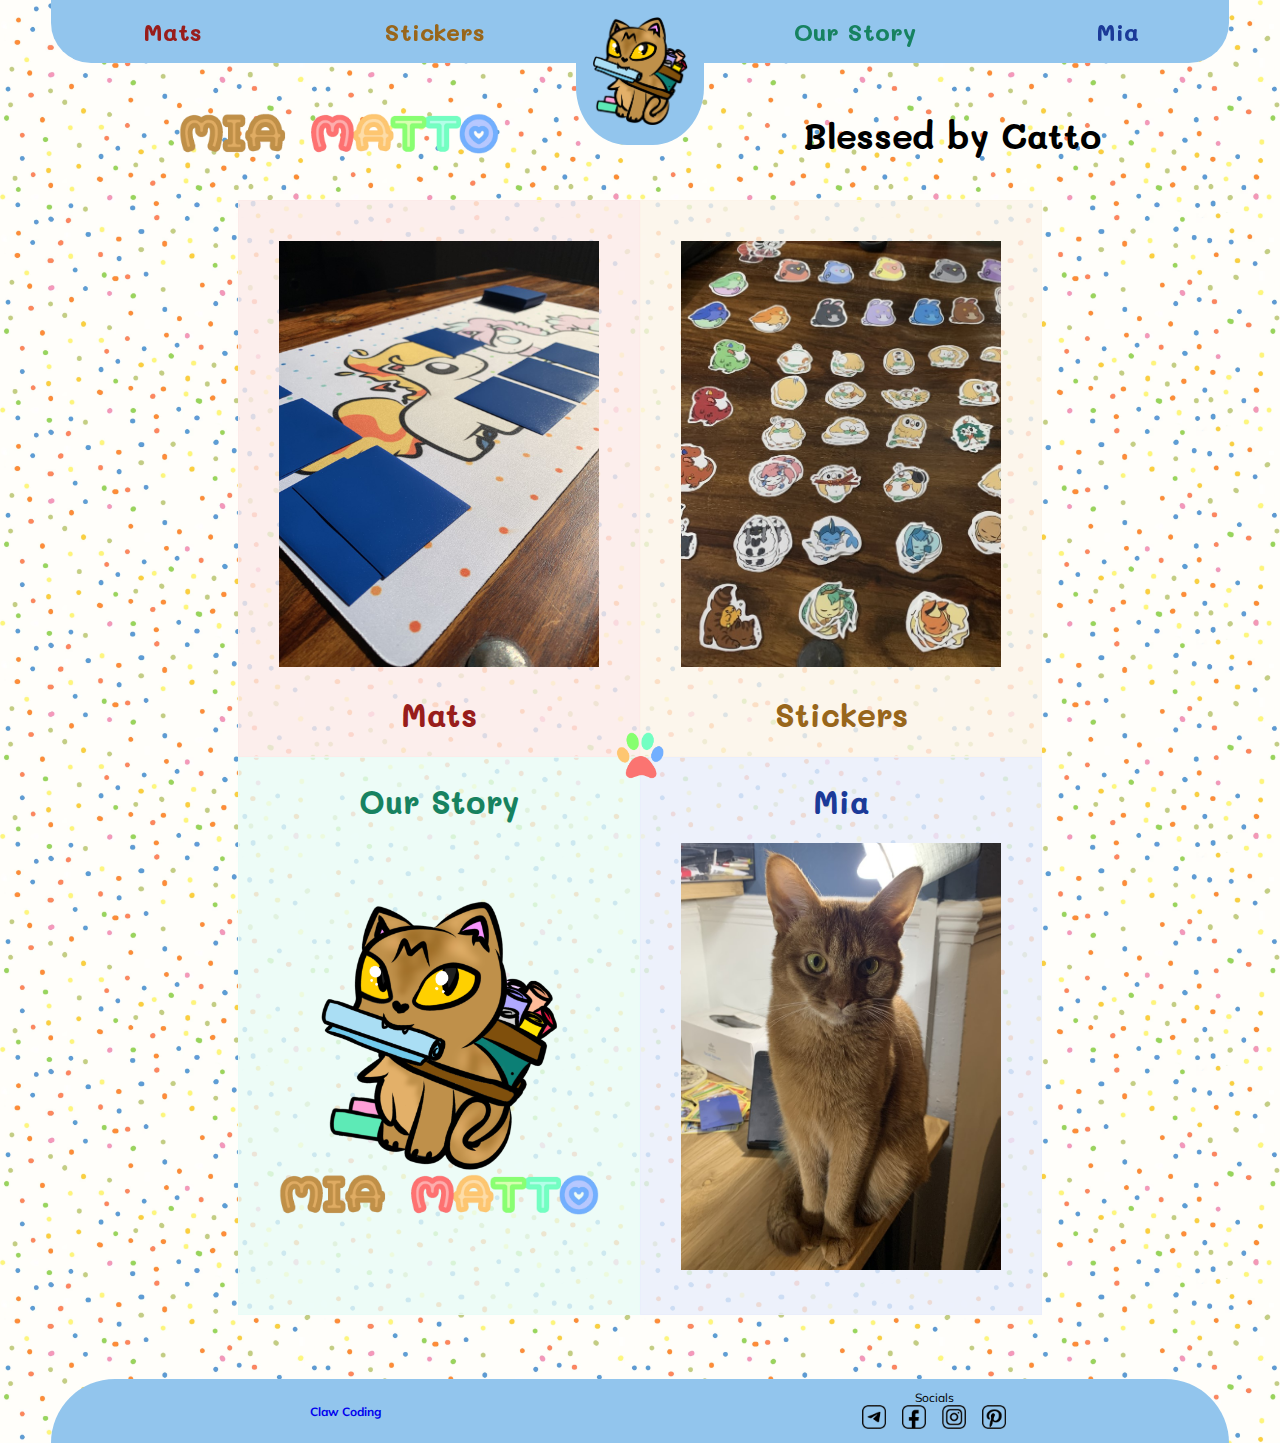
<file: index.html>
<!DOCTYPE html>
<html>

<head>
    <title>MiaMatto | Welcome!</title>
    <link href="https://fonts.googleapis.com/css2?family=Mali:wght@400;700&family=Mulish:wght@400;700&display=swap" rel="stylesheet">
    <link href="./Resources/Style.css" rel="stylesheet">
</head>

<body>
    <header>
        <div class="container">
            <div class="left">
                <nav class="nav-left">
                    <ul>
                        <li>
                            <a class="red" href="#">Mats</a>
                        </li>
                        <li>
                            <a class="yellow" href="#">Stickers</a>
                        </li>
                    </ul>
                </nav>
            </div>
            <div class="middle">
                <img class="mia_logo" src="./Resources/Images/MiaMatto Logo 1.png" alt="Mia monching on a mat" title="Miaw >^.^<">
            </div>
            <div class="right">
                <nav class="nav_right">
                    <ul>
                        <li>
                            <a class="green" href="#">Our Story</a>
                        </li>
                        <li>
                            <a class="blue" href="#">Mia</a>
                        </li>
                    </ul>
                </nav>
            </div>
        </div>
    </header>

    <div class="sub_header">
        <div class="container">
            <div class="left">
                <img class="text_logo" src="./Resources/Images/MiaMatto Text Logo Fancy Heart.png">
            </div>
            <div class="right">
                <h1 class="slogan">Blessed by Catto</h1>
            </div>
        </div>
    </div>

    <div class="main">
        <div class="anchor"></div>
        <div class="container">
            <div class="paw">
                <img src="./Resources/Images/shop info.png" alt="left/up to shop, right/bottom for info">
            </div>
            <div class="top_left">
                <section class="mats">
                    <img class="thumbnail" src="./Resources/Images/Mat.jpg" alt="Ponyta Mat">
                    <h1>
                        <a class="red" href="#">Mats</a>
                    </h1>
                </section>
            </div>
            <div class="top_right">
                <section class="stickers">
                    <img class="thumbnail" src="./Resources/Images/Stickers.png" alt="a selection of stickers">
                    <h1>
                        <a class="yellow" href="#">Stickers</a>
                    </h1>
                </section>
            </div>
            <div class="bottom_left">
                <section class="story">
                    <h1>
                        <a class="green" href="#">Our Story</a>
                    </h1>
                    <img class="thumbnail" src="./Resources/Images/MiaMatto Logo 1.png">
                    <br>
                    <img class="text_logo" src="./Resources/Images/MiaMatto Text Logo Fancy Heart.png">
                </section>
            </div>
            <div class="bottom_right">
                <section class="mia">
                    <h1>
                        <a class="blue" href="#">Mia</a>
                    </h1>
                    <img class="thumbnail" src="./Resources/Images/Mia.png" alt="Mia sitting proudly">
                </section>
            </div>
        </div>
        <div class="anchor"></div>
    </div>

    <div class="footer">
        <div class="container">
            <div class="left">
                <p>
                    <a href="https://github.com/Destroma">Claw Coding</a>                    
                </p>
            </div>
            <div class="right">
                <p>Socials</p>
                <ul class="icon_list">
                    <li>
                        <a href="#">
                            <img src="./Resources/Images/Socials Logos/mail.png" alt="mail" title="E-Mail" >
                        </a>
                    </li>
                    <li>
                        <a href="#">
                            <img src="./Resources/Images/Socials Logos/FB.png" alt="FaceBook" title="FaceBook">
                        </a>
                    </li>
                    <li>
                        <a href="#">
                            <img src="./Resources/Images/Socials Logos/insta.png" alt="Instagram" title="Instagram">
                        </a>
                    </li>
                    <li>
                        <a href="#">
                            <img src="./Resources/Images/Socials Logos/Pintrest.png" alt="Pintrest" title="Pintrest">
                        </a>
                    </li>
                </ul>
            </div>
        </div>
    </div>
</body>

</html>
</file>
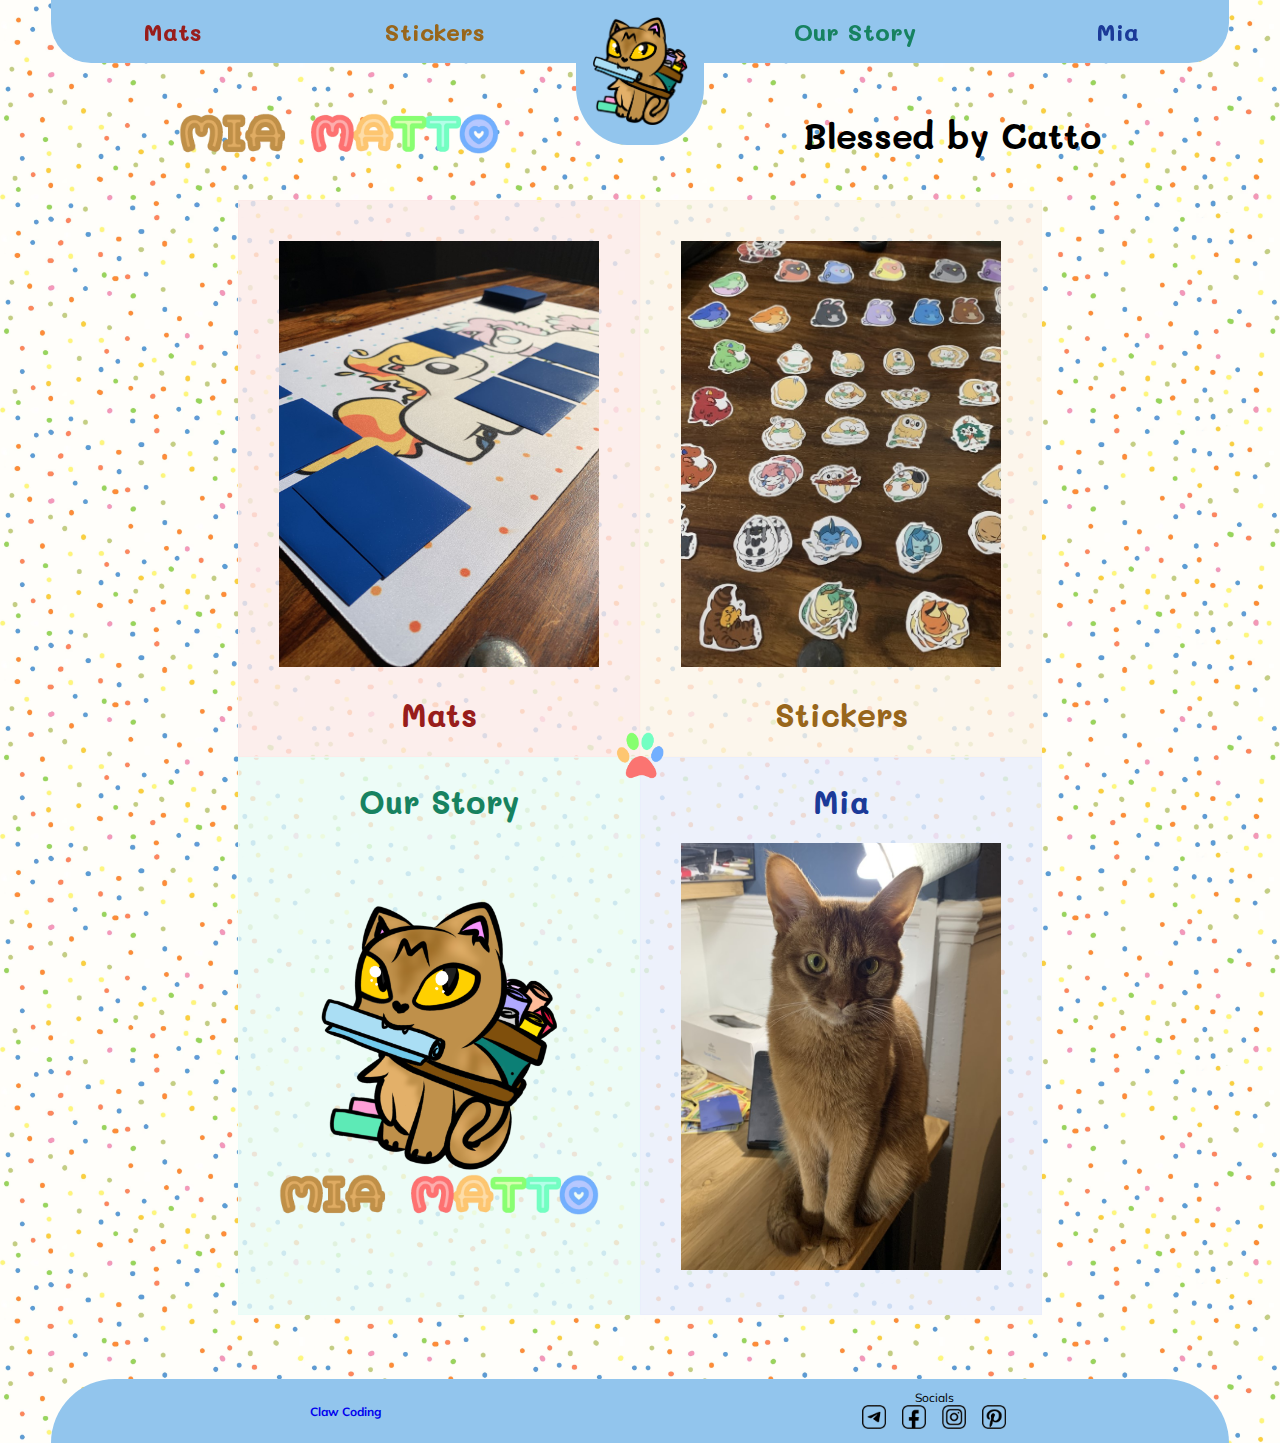
<file: Landing_Page.html>
<!DOCTYPE html>
<html>

<head>
    <title>MiaMatto | Welcome!</title>
    <link href="https://fonts.googleapis.com/css2?family=Mali:wght@400;700&family=Mulish:wght@400;700&display=swap" rel="stylesheet">
    <link href="./Resources/Style.css" rel="stylesheet">
</head>

<body>
    <header>
        <div class="container">
            <div class="left">
                <nav class="nav-left">
                    <ul>
                        <li>
                            <a class="red" href="#">Mats</a>
                        </li>
                        <li>
                            <a class="yellow" href="#">Stickers</a>
                        </li>
                    </ul>
                </nav>
            </div>
            <div class="middle">
                <img class="mia_logo" src="./Resources/Images/MiaMatto Logo 1.png" alt="Mia monching on a mat" title="Miaw >^.^<">
            </div>
            <div class="right">
                <nav class="nav_right">
                    <ul>
                        <li>
                            <a class="green" href="#">Our Story</a>
                        </li>
                        <li>
                            <a class="blue" href="#">Mia</a>
                        </li>
                    </ul>
                </nav>
            </div>
        </div>
    </header>

    <div class="sub_header">
        <div class="container">
            <div class="left">
                <img class="text_logo" src="./Resources/Images/MiaMatto Text Logo Fancy Heart.png">
            </div>
            <div class="right">
                <h1 class="slogan">Blessed by Catto</h1>
            </div>
        </div>
    </div>

    <div class="main">
        <div class="anchor"></div>
        <div class="container">
            <div class="paw">
                <img src="./Resources/Images/shop info.png" alt="left/up to shop, right/bottom for info">
            </div>
            <div class="top_left">
                <section class="mats">
                    <img class="thumbnail" src="./Resources/Images/Mat.jpg" alt="Ponyta Mat">
                    <h1>
                        <a class="red" href="#">Mats</a>
                    </h1>
                </section>
            </div>
            <div class="top_right">
                <section class="stickers">
                    <img class="thumbnail" src="./Resources/Images/Stickers.png" alt="a selection of stickers">
                    <h1>
                        <a class="yellow" href="#">Stickers</a>
                    </h1>
                </section>
            </div>
            <div class="bottom_left">
                <section class="story">
                    <h1>
                        <a class="green" href="#">Our Story</a>
                    </h1>
                    <img class="thumbnail" src="./Resources/Images/MiaMatto Logo 1.png">
                    <br>
                    <img class="text_logo" src="./Resources/Images/MiaMatto Text Logo Fancy Heart.png">
                </section>
            </div>
            <div class="bottom_right">
                <section class="mia">
                    <h1>
                        <a class="blue" href="#">Mia</a>
                    </h1>
                    <img class="thumbnail" src="./Resources/Images/Mia.png" alt="Mia sitting proudly">
                </section>
            </div>
        </div>
        <div class="anchor"></div>
    </div>

    <div class="footer">
        <div class="container">
            <div class="left">
                <p>
                    <a href="https://github.com/Destroma">Claw Coding</a>                    
                </p>
            </div>
            <div class="right">
                <p>Socials</p>
                <ul class="icon_list">
                    <li>
                        <a href="#">
                            <img src="./Resources/Images/Socials Logos/mail.png" alt="mail" title="E-Mail" >
                        </a>
                    </li>
                    <li>
                        <a href="#">
                            <img src="./Resources/Images/Socials Logos/FB.png" alt="FaceBook" title="FaceBook">
                        </a>
                    </li>
                    <li>
                        <a href="#">
                            <img src="./Resources/Images/Socials Logos/insta.png" alt="Instagram" title="Instagram">
                        </a>
                    </li>
                    <li>
                        <a href="#">
                            <img src="./Resources/Images/Socials Logos/Pintrest.png" alt="Pintrest" title="Pintrest">
                        </a>
                    </li>
                </ul>
            </div>
        </div>
    </div>
</body>

</html>
</file>
<file: Resources/Style.css>
/* Contents

1. Global Rules
2. Header
3. Sub-Header
4. Main
5. Footer
__________________
1. Global Rules */

html {
    height: 100%;
}

body {
    margin: 0;
    font-family: 'Mulish', sans-serif;
    background-image: url(./Images/polkadot\ background.png);
    background-size: 20rem;
    min-height: 100%;
    position: relative;
}

.container {
    display: flex;
    justify-content: center;
    align-items: flex-start;
}

h1,
h2 {
    font-family: 'Mali', cursive;
}

a {
    text-decoration: none;
    font-weight: bold;
}

a:hover {
    text-decoration: underline;
}

.red {
    color: hsl(1 70% 35%);
}

.yellow {
    color: hsl(36 70% 35%);
}

.green {
    color: hsl(161 70% 30%);
}

.blue {
    color: hsl(225 70% 35%);
}

/* 2. Header */

header {
    position: fixed;
    width: 100%;
    z-index: 5;
}

header .container {
    margin: 0 4%;
}

header a {
    font-family: 'Mali', cursive;
    font-size: 1.5rem;
    color: black;
}

header a:hover {
    font-weight: bold;
}

header .left,
header .right {
    flex: 2;
}

header .middle {
    padding: 1rem;
    border-bottom-left-radius: 40%;
    border-bottom-right-radius: 40%;
}

header .left,
header .middle,
header .right {
    background-color: hsl(206 71% 75%);
    margin-top: 0;
}

header .left {
    text-align: right;
    border-bottom-left-radius: 40px;
}

header .middle {
    text-align: center;
}

header .right {
    border-bottom-right-radius: 40px;
}

header ul {
    display: inline-flex;
    list-style-type: none;
    justify-content: space-around;
    padding: 0;
    width: 100%
}

header .mia_logo {
    width: 6rem;
}

/* 3. Sub-Header */

.sub_header {
    position: relative;
    top: 7rem;
    padding: 0;
}

.sub_header .container {
    align-items: flex-end;
    justify-content: space-between;
    margin: auto 14%;
}

.sub_header .text_logo {
    max-width: 25rem;
    align-self: end;
    width: 25vw;
}

.sub_header .slogan {
    margin: 0;
    font-size: 2.75vw;
}

/* 4. Main */

.main {
    margin: 2% 7%;
}

.main .anchor {
    height: 8rem;
}

.paw {
    position: absolute;
    align-self: center;
}

.paw img {
    width: 3rem;
}

.main .container {
    flex-wrap: wrap;
    width: 100%;
}

.main .container div {
    text-align: center;
    flex-grow: 1;
    max-width: fit-content;
}

.main .thumbnail {
    width: 20rem;
}

.main .story .thumbnail {
    width: 15rem;
    padding-top: 3.4375rem;
}

.main .text_logo {
    width: 20rem;
    padding-bottom: 3.4375rem;
}

.top_left,
.top_right {
    padding: 2.5rem 2.5rem 0;
}

.bottom_left,
.bottom_right {
    padding: 0 2.5rem 2.5rem;
}

.top_left {
    background-color: hsl(1 70% 95% / 80%);
    border: 1px solid hsl(1 70% 95% / 80%);
}

.top_left:hover {
    border: 1px solid hsl(1 70% 50%)
}

.top_right {
    background-color: hsl(36 70% 95% / 80%);
    border: 1px solid hsl(36 70% 95% / 80%);
}

.top_right:hover {
    border: 1px solid hsl(36 70% 50%);
}

.bottom_left {
    background-color: hsl(161 70% 95% / 80%);
    border: 1px solid hsl(161 70% 95% / 80%);
}

.bottom_left:hover {
    border: 1px solid hsl(161 70% 50%);
}

.bottom_right {
    background-color: hsl(225 70% 95% / 80%);
    border: 1px solid hsl(225 70% 95% / 80%);
}

.bottom_right:hover {
    border: 1px solid hsl(225 70% 50%);
}

/* 5. Footer */

.footer {
    position: absolute;
    bottom: 0;
    width: 100%;
}

.footer .container {
    justify-content: space-between;
    align-items: center;
    margin: 0;
    background-color: hsl(206 71% 75%);
    border-top-left-radius: 5rem;
    border-top-right-radius: 5rem;
    height: 4rem;
    margin: 0 4%;
}

.footer .left,
.footer .right {
    flex: 1;
    text-align: center;
}

.footer p {
    font-size: 0.75rem;
    margin: 0;
}

.icon_list {
    display: flex;
    justify-content: space-around;
    list-style-type: none;
    padding: 0;
    margin: 0 auto;
    max-width: 10rem;
}

.icon_list img {
    width: 1.5rem;
}
</file>
